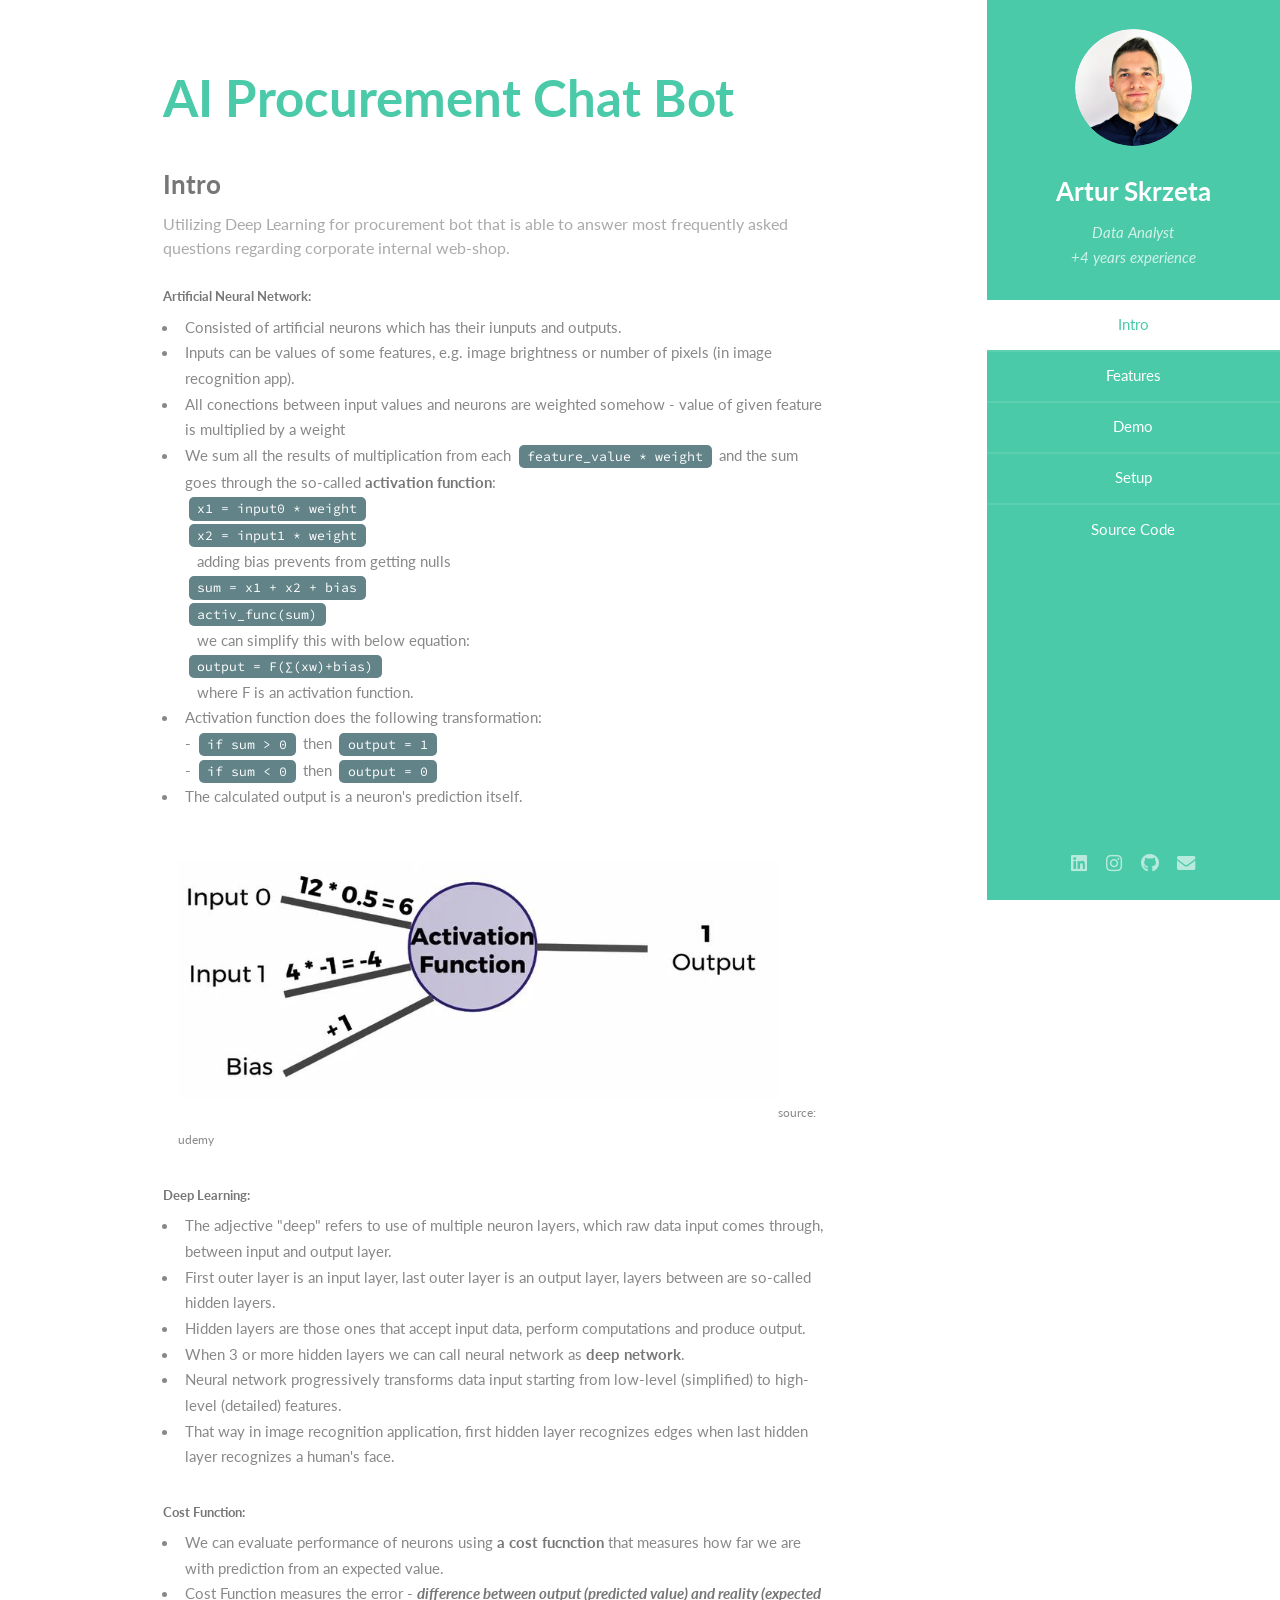
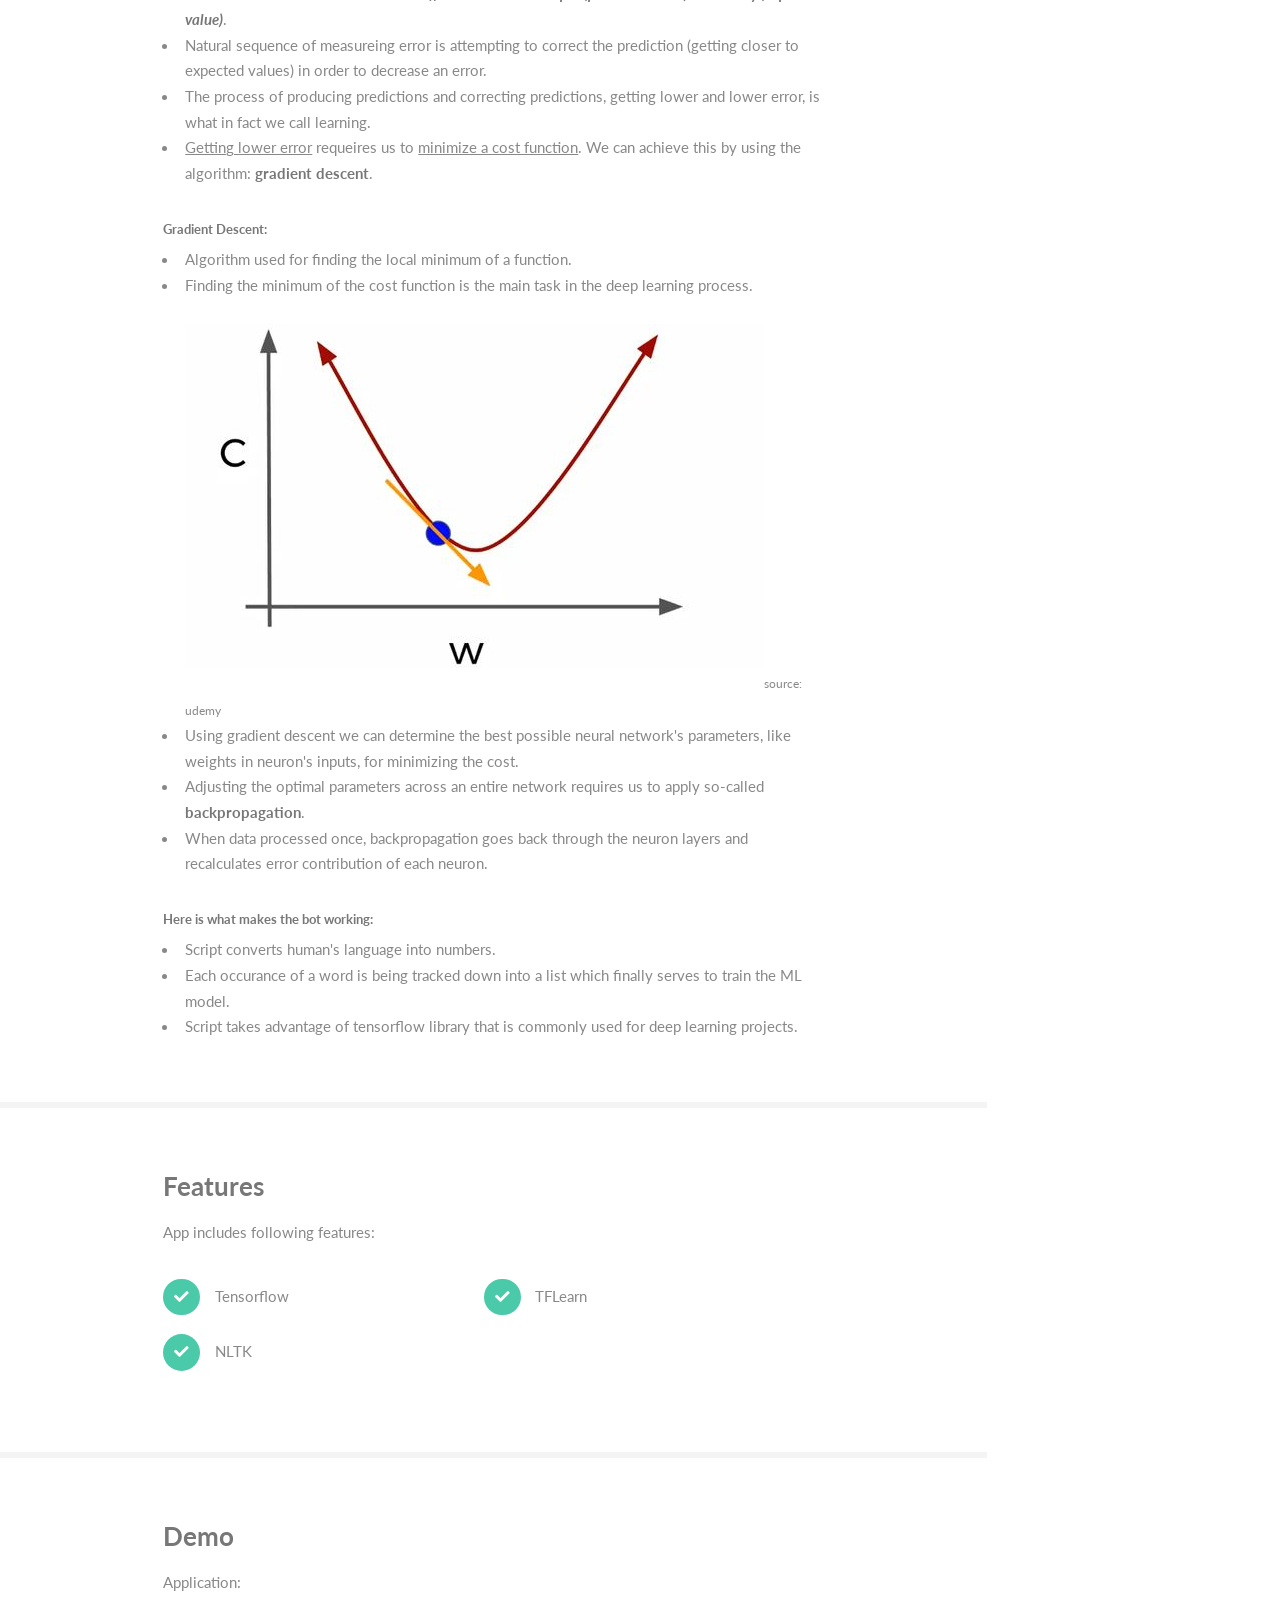
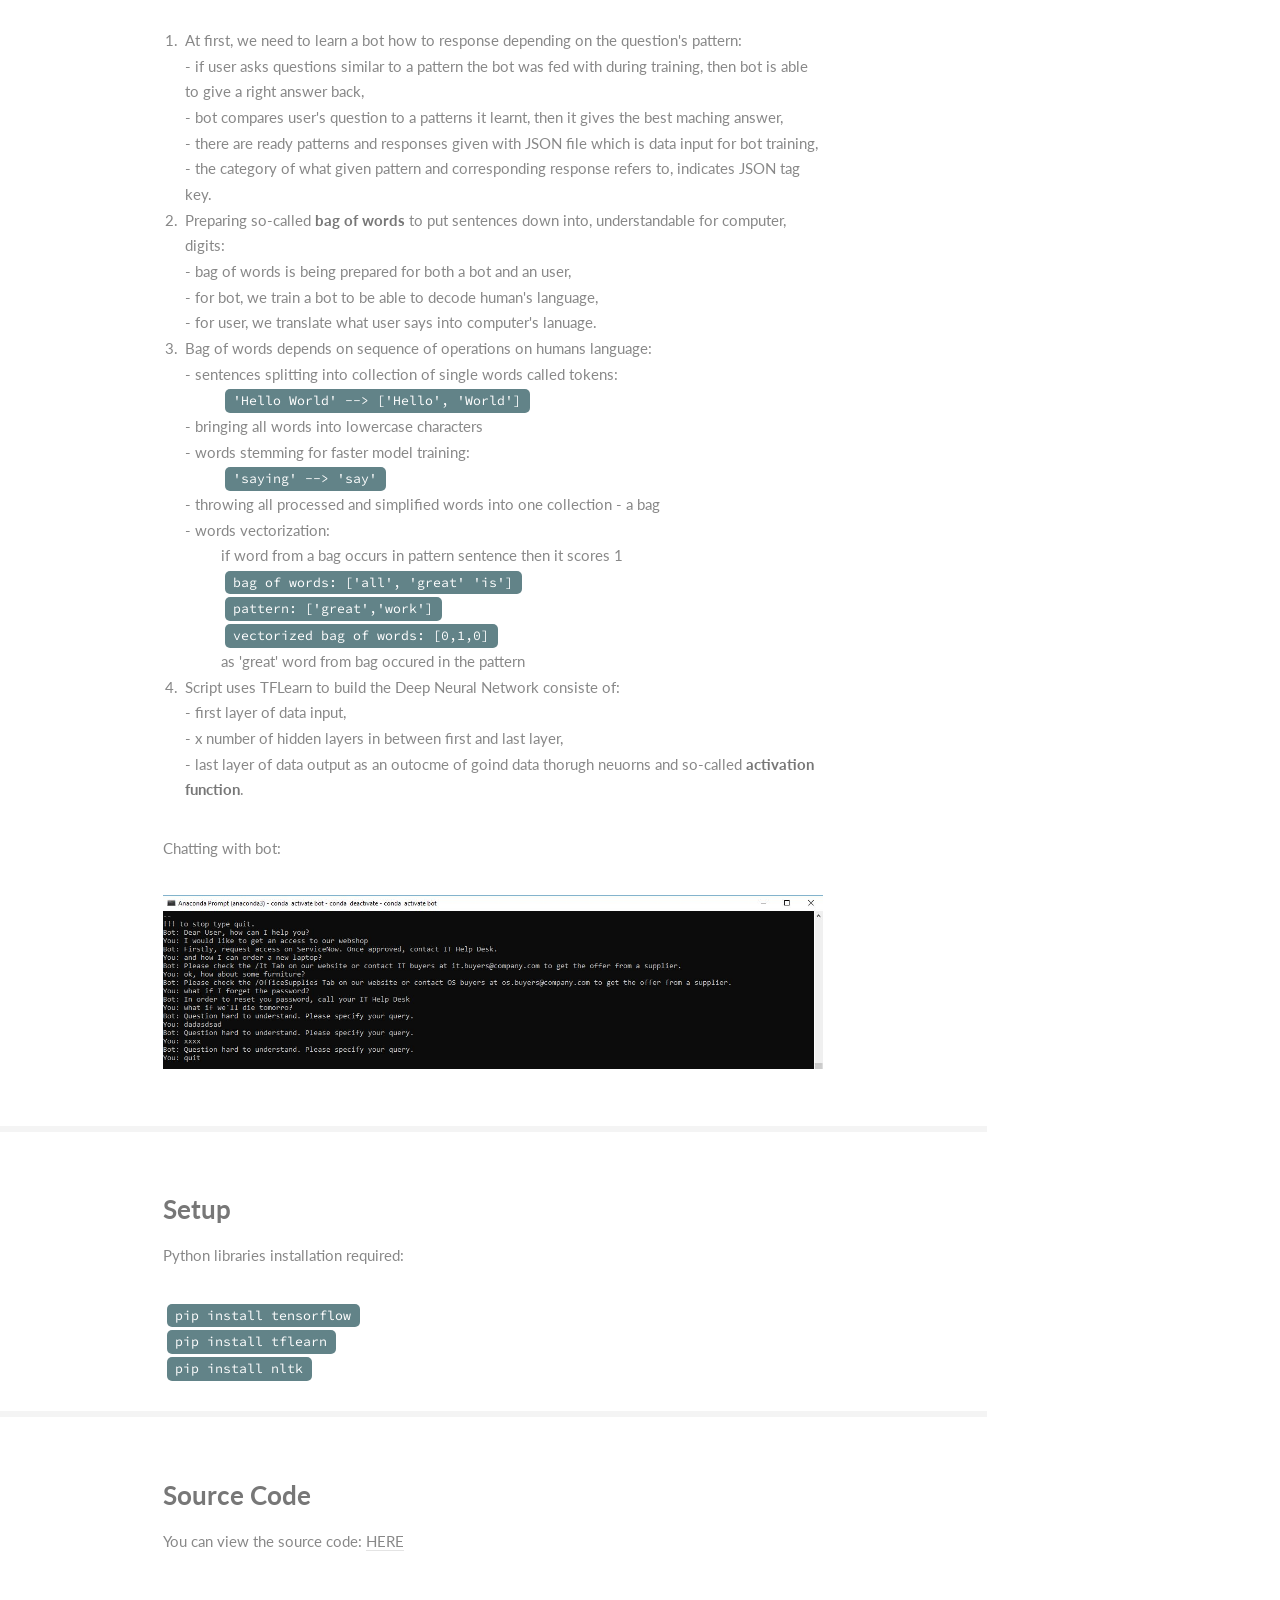
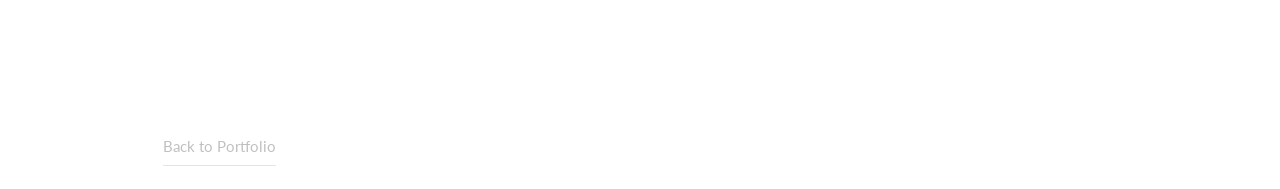
<file: index.html>
<!DOCTYPE HTML>

<html>
	<head>
		<title>Portfolio Artur Skrzeta</title>
		<meta charset="utf-8" />
		<meta name="viewport" content="width=device-width, initial-scale=1, user-scalable=no" />
		<link rel="stylesheet" href="assets/css/main.css" />
	</head>
	<body class="is-preload">

		<!-- Header -->
			<section id="header">
				<header>
					<span class="image avatar"><a href="https://arturskrzeta.github.io/"><img src="images/avatar.png" alt="" style="margin-bottom:0px;"/></a></span>
					<h1 id="logo"><a href="https://arturskrzeta.github.io/">Artur Skrzeta</a></h1>
					<p>Data Analyst<br />
					+4 years experience</p>
				</header>
				<nav id="nav">
					<ul>
						<li><a href="#one" class="active">Intro</a></li>
						<li><a href="#two">Features</a></li>
						<li><a href="#three">Demo</a></li>
						<li><a href="#four">Setup</a></li>
						<li><a href="#five">Source Code</a></li>
					</ul>
				</nav>
				<footer>
					<ul class="icons">
						<li><a href="https://www.linkedin.com/in/artur-skrz%C4%99ta-010b23187/" class="icon brands fa-linkedin"><span class="label">LinkedIn</span></a></li>
						<li><a href="https://www.instagram.com/arturskrrr/" class="icon brands fa-instagram"><span class="label">Instagram</span></a></li>
						<li><a href="https://github.com/ArturSkrzeta" class="icon brands fa-github"><span class="label">Github</span></a></li>
						<li><a href="mailto: arturskrzeta@gmail.com" class="icon solid fa-envelope"><span class="label">Email</span></a></li
					</ul>
				</footer>
			</section>

		<!-- Wrapper -->
			<div id="wrapper">

				<!-- Main -->
					<div id="main">

						<!-- One -->
							<section id="one">
								<div class="container">
									<header class="major">
										<h2>AI Procurement Chat Bot</h2>
										<h3>Intro</h3>
										<p>Utilizing Deep Learning for procurement bot that is able to answer most frequently asked questions regarding corporate internal web-shop.</p>

										<h5>Artificial Neural Network:</h5>
										<ul>
											<li>Consisted of artificial neurons which has their iunputs and outputs.</li>
											<li>Inputs can be values of some features, e.g. image brightness or number of pixels (in image recognition app).</li>
											<li>All conections between input values and neurons are weighted somehow - value of given feature is multiplied by a weight</li>
											<li>We sum all the results of multiplication from each <code>feature_value * weight</code> and the sum goes through the so-called <b>activation function</b>:
												<br>
												<code>x1 = input0 * weight</code><br>
												<code>x2 = input1 * weight</code><br>&nbsp&nbsp
												adding bias prevents from getting nulls<br>
												<code>sum = x1 + x2 + bias</code><br>
												<code>activ_func(sum)</code><br>&nbsp&nbsp
												we can simplify this with below equation:<br>
												<code>output = F(&#8721;(xw)+bias)</code><br>&nbsp&nbsp
												where F is an activation function.
											</li>
											<li>Activation function does the following transformation:
												<br>
												- <code>if sum > 0</code> then <code>output = 1</code><br>
												- <code>if sum < 0</code> then <code>output = 0</code>
											</li>
											<li>The calculated output is a neuron's prediction itself.</li>
											<br>
											<br>
											<img src="images/neuron.JPG" width="600"><span style="font-size:12px;">source: udemy</span>
										</ul>

										<h5>Deep Learning:</h5>
										<ul>
											<li>The adjective "deep" refers to use of multiple neuron layers, which raw data input comes through, between input and output layer.</li>
											<li>First outer layer is an input layer, last outer layer is an output layer, layers between are so-called hidden layers.</li>
											<li>Hidden layers are those ones that accept input data, perform computations and produce output.</li>
											<li>When 3 or more hidden layers we can call neural network as <b>deep network</b>.</li>
											<li>Neural network progressively transforms data input starting from low-level (simplified) to high-level (detailed) features.</li>
											<li>That way in image recognition application, first hidden layer recognizes edges when last hidden layer recognizes a human's face.</li>
										</ul>

										<h5>Cost Function:</h5>
										<ul>
											<li>We can evaluate performance of neurons using <b>a cost fucnction</b> that measures how far we are with prediction from an expected value.</li>
											<li>Cost Function measures the error - <b><i>difference between output (predicted value) and reality (expected value)</b></i>.</li>
											<li>Natural sequence of measureing error is attempting to correct the prediction (getting closer to expected values) in order to decrease an error.</li>
											<li>The process of producing predictions and correcting predictions, getting lower and lower error, is what in fact we call learning.</li>
											<li><u>Getting lower error</u> requeires us to <u>minimize a cost function</u>. We can achieve this by using the algorithm: <b>gradient descent</b>.</li>
										</ul>

										<h5>Gradient Descent:</h5>
										<ul>
											<li>Algorithm used for finding the local minimum of a function.</li>
											<li>Finding the minimum of the cost function is the main task in the deep learning process.
												<br>
												<br>
												<img src="images/gradient.JPG"><span style="font-size:12px;">source: udemy</span>
											</li>
											<li>Using gradient descent we can determine the best possible neural network's parameters, like weights in neuron's inputs, for minimizing the cost.</li>
											<li>Adjusting the optimal parameters across an entire network requires us to apply so-called <b>backpropagation</b>.</li>
											<li>When data processed once, backpropagation goes back through the neuron layers and recalculates error contribution of each neuron.</li>
										</ul>

										<h5>Here is what makes the bot working:</h5>
										<ul>
											<li>Script converts human's language into numbers.</li>
											<li>Each occurance of a word is being tracked down into a list which finally serves to train the ML model.</li>
											<li>Script takes advantage of tensorflow library that is commonly used for deep learning projects.</li>
										</ul>

									</header>
								</div>
							</section>

						<!-- Two -->
							<section id="two">
								<div class="container">
									<h3>Features</h3>
									<p>App includes following features:</p>
									<ul class="feature-icons">
										<li class="icon solid fa-check">Tensorflow</li>
										<li class="icon solid fa-check">TFLearn</li>
										<li class="icon solid fa-check">NLTK</li>
									</ul>
								</div>
							</section>

						<!-- Three -->
							<section id="three">
								<div class="container">
									<h3>Demo</h3>
									<p>Application:</p>
									<ol>
										<li>At first, we need to learn a bot how to response depending on the question's pattern:
											<br>
											- if user asks questions similar to a pattern the bot was fed with during training, then bot is able to give a right answer back,<br>
											- bot compares user's question to a patterns it learnt, then it gives the best maching answer,<br>
											- there are ready patterns and responses given with JSON file which is data input for bot training,<br>
											- the category of what given pattern and corresponding response refers to, indicates JSON tag key.
										</li>
										<li>Preparing so-called <b>bag of words</b> to put sentences down into, understandable for computer, digits:
											<br>
											- bag of words is being prepared for both a bot and an user,<br>
											- for bot, we train a bot to be able to decode human's language,<br>
											- for user, we translate what user says into computer's lanuage.
										</li>
										<li>Bag of words depends on sequence of operations on humans language:
											<br>
											- sentences splitting into collection of single words called tokens:
													<br>&nbsp&nbsp&nbsp&nbsp&nbsp&nbsp&nbsp&nbsp
													<code>'Hello World' --> ['Hello', 'World']</code><br>
											- bringing all words into lowercase characters<br>
											- words stemming for faster model training:
													<br>&nbsp&nbsp&nbsp&nbsp&nbsp&nbsp&nbsp&nbsp
											 		<code>'saying' --> 'say'</code><br>
											- throwing all processed and simplified words into one collection - a bag<br>
											- words vectorization:
													<br>&nbsp&nbsp&nbsp&nbsp&nbsp&nbsp&nbsp&nbsp
													if word from a bag occurs in pattern sentence then it scores 1
													<br>&nbsp&nbsp&nbsp&nbsp&nbsp&nbsp&nbsp&nbsp
													<code>bag of words: ['all', 'great' 'is']</code>
													<br>&nbsp&nbsp&nbsp&nbsp&nbsp&nbsp&nbsp&nbsp
													<code>pattern: ['great','work']</code>
													<br>&nbsp&nbsp&nbsp&nbsp&nbsp&nbsp&nbsp&nbsp
													<code>vectorized bag of words: [0,1,0]</code>
													<br>&nbsp&nbsp&nbsp&nbsp&nbsp&nbsp&nbsp&nbsp
													as 'great' word from bag occured in the pattern
										</li>
										<li>Script uses TFLearn to build the Deep Neural Network consiste of:
											<br>
											- first layer of data input,<br>
											- x number of hidden layers in between first and last layer,<br>
											- last layer of data output as an outocme of goind data thorugh neuorns and so-called <b>activation function</b>.
										</li>
									</ol>
									<p>Chatting with bot:</p>
									<img src="images/bot.JPG" width="880">
								</div>
							</section>

						<!-- Four -->
							<section id="four">
								<div class="container">
									<h3>Setup</h3>
									<p>Python libraries installation required:</p>
									<code>pip install tensorflow</code><br>
									<code>pip install tflearn</code><br>
									<code>pip install nltk</code>
								</div>
							</section>

							<section id="five">
								<div class="container">
									<h3>Source Code</h3>
									<p>You can view the source code: <a href="https://github.com/ArturSkrzeta/AI-Procurement-Bot/tree/master/bot-project">HERE</a></p>
									<p>&nbsp</p>
								</div>
							</section>

					</div>

				<!-- Footer -->
					<section id="footer">
						<div class="container">
							<a href="https://arturskrzeta.github.io/" style="padding-bottom:10px;">Back to Portfolio</a>
						</div>
					</section>

			</div>

		<!-- Scripts -->
			<script src="assets/js/jquery.min.js"></script>
			<script src="assets/js/jquery.scrollex.min.js"></script>
			<script src="assets/js/jquery.scrolly.min.js"></script>
			<script src="assets/js/browser.min.js"></script>
			<script src="assets/js/breakpoints.min.js"></script>
			<script src="assets/js/util.js"></script>
			<script src="assets/js/main.js"></script>

	</body>
</html>
</file>
<file: assets/css/main.css>
@import url("fontawesome-all.min.css");
@import url("https://fonts.googleapis.com/css?family=Lato:400,400italic,700,700italic|Source+Code+Pro:400");

/*
	Read Only by HTML5 UP
	html5up.net | @ajlkn
	Free for personal and commercial use under the CCA 3.0 license (html5up.net/license)
*/

html, body, div, span, applet, object,
iframe, h1, h2, h3, h4, h5, h6, p, blockquote,
pre, a, abbr, acronym, address, big, cite,
code, del, dfn, em, img, ins, kbd, q, s, samp,
small, strike, strong, sub, sup, tt, var, b,
u, i, center, dl, dt, dd, ol, ul, li, fieldset,
form, label, legend, table, caption, tbody,
tfoot, thead, tr, th, td, article, aside,
canvas, details, embed, figure, figcaption,
footer, header, hgroup, menu, nav, output, ruby,
section, summary, time, mark, audio, video {
	margin: 0;
	padding: 0;
	border: 0;
	font-size: 100%;
	font: inherit;
	vertical-align: baseline;}

article, aside, details, figcaption, figure,
footer, header, hgroup, menu, nav, section {
	display: block;}

body {
	line-height: 1;
}

ol, ul {
	list-style: none;
}

blockquote, q {
	quotes: none;
}

	blockquote:before, blockquote:after, q:before, q:after {
		content: '';
		content: none;
	}

table {
	border-collapse: collapse;
	border-spacing: 0;
}

body {
	-webkit-text-size-adjust: none;
}

mark {
	background-color: transparent;
	color: inherit;
}

input::-moz-focus-inner {
	border: 0;
	padding: 0;
}

input, select, textarea {
	-moz-appearance: none;
	-webkit-appearance: none;
	-ms-appearance: none;
	appearance: none;
}

img {
	margin-bottom:20px;
	max-width: 100%;
}

/* Basic */

	html {
		box-sizing: border-box;
	}

	*, *:before, *:after {
		box-sizing: inherit;
	}

	body {
		background: #fff;
	}

		body.is-preload *, body.is-preload *:before, body.is-preload *:after {
			-moz-animation: none !important;
			-webkit-animation: none !important;
			-ms-animation: none !important;
			animation: none !important;
			-moz-transition: none !important;
			-webkit-transition: none !important;
			-ms-transition: none !important;
			transition: none !important;
		}

	body, input, select, textarea {
		color: #888;
		font-family: "Lato", sans-serif;
		font-size: 16pt;
		font-weight: 400;
		line-height: 1.75em;
	}

	a {
		-moz-transition: color 0.2s ease-in-out, border-color 0.2s ease-in-out;
		-webkit-transition: color 0.2s ease-in-out, border-color 0.2s ease-in-out;
		-ms-transition: color 0.2s ease-in-out, border-color 0.2s ease-in-out;
		transition: color 0.2s ease-in-out, border-color 0.2s ease-in-out;
		border-bottom: solid 1px #e4e4e4;
		color: inherit;
		text-decoration: none;
	}

		a:hover {
			border-bottom-color: transparent;
			color: #4acaa8 !important;
		}

	strong, b {
		color: #777;
		font-weight: 700;
	}

	em, i {
		font-style: italic;
	}

	p {
		margin: 0 0 2.25em 0;
	}

	h1, h2, h3, h4, h5, h6 {
		color: #777;
		font-weight: 700;
		line-height: 1em;
		margin: 0 0 0.5625em 0;
	}

		h1 a, h2 a, h3 a, h4 a, h5 a, h6 a {
			border: 0;
			color: inherit;
			text-decoration: none;
		}

	h2 {
		font-size: 2em;
		line-height: 1.5em;
	}

	h3 {
		font-size: 1.75em;
		line-height: 1.5em;
	}

	h4 {
		font-size: 1.25em;
		line-height: 1.5em;
	}

	h5 {
		font-size: 0.9em;
		line-height: 1.5em;
	}

	h6 {
		font-size: 0.7em;
		line-height: 1.5em;
	}

	sub {
		font-size: 0.8em;
		position: relative;
		top: 0.5em;
	}

	sup {
		font-size: 0.8em;
		position: relative;
		top: -0.5em;
	}

	hr {
		border: 0;
		border-bottom: solid 2px #f4f4f4;
		margin: 2.25em 0;
	}

		hr.major {
			margin: 3.375em 0;
		}

	blockquote {
		border-left: solid 8px #e4e4e4;
		font-style: italic;
		margin: 0 0 2.25em 0;
		padding: 0.5em 0 0.5em 2em;
	}

	code {
		background: #628388;
		border-radius: 5px;
		color: #fff;
		font-family: "Source Code Pro", monospace;
		font-size: 0.9em;
		margin: 0 0.25em;
		padding: 0.25em 0.65em;
	}

	pre {
		font-family: "Source Code Pro", monospace;
		font-size: 0.7em;
		line-height: 1.6em;
		color: white;
		margin: 1em 0 0.5em 0;
		padding: 0.5em 0 0.5em 1em;
		background: #223639;
		border-radius: 5px;
	}

		pre code {
			-webkit-overflow-scrolling: touch;
			display: inline-block;
			overflow-x: auto;
			border-radius: 0;
			line-height: 0.5em;
		}

	.align-left {
		text-align: left;
	}

	.align-center {
		text-align: center;
	}

	.align-right {
		text-align: right;
	}

/* Row */

	.row {
		display: flex;
		flex-wrap: wrap;
		box-sizing: border-box;
		align-items: stretch;
	}

		.row > * {
			box-sizing: border-box;
		}

		.row.gtr-uniform > * > :last-child {
			margin-bottom: 0;
		}

		.row.aln-left {
			justify-content: flex-start;
		}

		.row.aln-center {
			justify-content: center;
		}

		.row.aln-right {
			justify-content: flex-end;
		}

		.row.aln-top {
			align-items: flex-start;
		}

		.row.aln-middle {
			align-items: center;
		}

		.row.aln-bottom {
			align-items: flex-end;
		}

		.row > .imp {
			order: -1;
		}

		.row > .col-1 {
			width: 8.33333%;
		}

		.row > .off-1 {
			margin-left: 8.33333%;
		}

		.row > .col-2 {
			width: 16.66667%;
		}

		.row > .off-2 {
			margin-left: 16.66667%;
		}

		.row > .col-3 {
			width: 25%;
		}

		.row > .off-3 {
			margin-left: 25%;
		}

		.row > .col-4 {
			width: 33.33333%;
		}

		.row > .off-4 {
			margin-left: 33.33333%;
		}

		.row > .col-5 {
			width: 41.66667%;
		}

		.row > .off-5 {
			margin-left: 41.66667%;
		}

		.row > .col-6 {
			width: 50%;
		}

		.row > .off-6 {
			margin-left: 50%;
		}

		.row > .col-7 {
			width: 58.33333%;
		}

		.row > .off-7 {
			margin-left: 58.33333%;
		}

		.row > .col-8 {
			width: 66.66667%;
		}

		.row > .off-8 {
			margin-left: 66.66667%;
		}

		.row > .col-9 {
			width: 75%;
		}

		.row > .off-9 {
			margin-left: 75%;
		}

		.row > .col-10 {
			width: 83.33333%;
		}

		.row > .off-10 {
			margin-left: 83.33333%;
		}

		.row > .col-11 {
			width: 91.66667%;
		}

		.row > .off-11 {
			margin-left: 91.66667%;
		}

		.row > .col-12 {
			width: 100%;
		}

		.row > .off-12 {
			margin-left: 100%;
		}

		.row.gtr-0 {
			margin-top: 0;
			margin-left: 0em;
		}

			.row.gtr-0 > * {
				padding: 0 0 0 0em;
			}

			.row.gtr-0.gtr-uniform {
				margin-top: 0em;
			}

				.row.gtr-0.gtr-uniform > * {
					padding-top: 0em;
				}

		.row.gtr-25 {
			margin-top: 0;
			margin-left: -0.5em;
		}

			.row.gtr-25 > * {
				padding: 0 0 0 0.5em;
			}

			.row.gtr-25.gtr-uniform {
				margin-top: -0.5em;
			}

				.row.gtr-25.gtr-uniform > * {
					padding-top: 0.5em;
				}

		.row.gtr-50 {
			margin-top: 0;
			margin-left: -1em;
		}

			.row.gtr-50 > * {
				padding: 0 0 0 1em;
			}

			.row.gtr-50.gtr-uniform {
				margin-top: -1em;
			}

				.row.gtr-50.gtr-uniform > * {
					padding-top: 1em;
				}

		.row {
			margin-top: 0;
			margin-left: -2em;
		}

			.row > * {
				padding: 0 0 0 2em;
			}

			.row.gtr-uniform {
				margin-top: -2em;
			}

				.row.gtr-uniform > * {
					padding-top: 2em;
				}

		.row.gtr-150 {
			margin-top: 0;
			margin-left: -3em;
		}

			.row.gtr-150 > * {
				padding: 0 0 0 3em;
			}

			.row.gtr-150.gtr-uniform {
				margin-top: -3em;
			}

				.row.gtr-150.gtr-uniform > * {
					padding-top: 3em;
				}

		.row.gtr-200 {
			margin-top: 0;
			margin-left: -4em;
		}

			.row.gtr-200 > * {
				padding: 0 0 0 4em;
			}

			.row.gtr-200.gtr-uniform {
				margin-top: -4em;
			}

				.row.gtr-200.gtr-uniform > * {
					padding-top: 4em;
				}

		@media screen and (max-width: 1680px) {

			.row {
				display: flex;
				flex-wrap: wrap;
				box-sizing: border-box;
				align-items: stretch;
			}

				.row > * {
					box-sizing: border-box;
				}

				.row.gtr-uniform > * > :last-child {
					margin-bottom: 0;
				}

				.row.aln-left {
					justify-content: flex-start;
				}

				.row.aln-center {
					justify-content: center;
				}

				.row.aln-right {
					justify-content: flex-end;
				}

				.row.aln-top {
					align-items: flex-start;
				}

				.row.aln-middle {
					align-items: center;
				}

				.row.aln-bottom {
					align-items: flex-end;
				}

				.row > .imp-xlarge {
					order: -1;
				}

				.row > .col-1-xlarge {
					width: 8.33333%;
				}

				.row > .off-1-xlarge {
					margin-left: 8.33333%;
				}

				.row > .col-2-xlarge {
					width: 16.66667%;
				}

				.row > .off-2-xlarge {
					margin-left: 16.66667%;
				}

				.row > .col-3-xlarge {
					width: 25%;
				}

				.row > .off-3-xlarge {
					margin-left: 25%;
				}

				.row > .col-4-xlarge {
					width: 33.33333%;
				}

				.row > .off-4-xlarge {
					margin-left: 33.33333%;
				}

				.row > .col-5-xlarge {
					width: 41.66667%;
				}

				.row > .off-5-xlarge {
					margin-left: 41.66667%;
				}

				.row > .col-6-xlarge {
					width: 50%;
				}

				.row > .off-6-xlarge {
					margin-left: 50%;
				}

				.row > .col-7-xlarge {
					width: 58.33333%;
				}

				.row > .off-7-xlarge {
					margin-left: 58.33333%;
				}

				.row > .col-8-xlarge {
					width: 66.66667%;
				}

				.row > .off-8-xlarge {
					margin-left: 66.66667%;
				}

				.row > .col-9-xlarge {
					width: 75%;
				}

				.row > .off-9-xlarge {
					margin-left: 75%;
				}

				.row > .col-10-xlarge {
					width: 83.33333%;
				}

				.row > .off-10-xlarge {
					margin-left: 83.33333%;
				}

				.row > .col-11-xlarge {
					width: 91.66667%;
				}

				.row > .off-11-xlarge {
					margin-left: 91.66667%;
				}

				.row > .col-12-xlarge {
					width: 100%;
				}

				.row > .off-12-xlarge {
					margin-left: 100%;
				}

				.row.gtr-0 {
					margin-top: 0;
					margin-left: 0em;
				}

					.row.gtr-0 > * {
						padding: 0 0 0 0em;
					}

					.row.gtr-0.gtr-uniform {
						margin-top: 0em;
					}

						.row.gtr-0.gtr-uniform > * {
							padding-top: 0em;
						}

				.row.gtr-25 {
					margin-top: 0;
					margin-left: -0.5em;
				}

					.row.gtr-25 > * {
						padding: 0 0 0 0.5em;
					}

					.row.gtr-25.gtr-uniform {
						margin-top: -0.5em;
					}

						.row.gtr-25.gtr-uniform > * {
							padding-top: 0.5em;
						}

				.row.gtr-50 {
					margin-top: 0;
					margin-left: -1em;
				}

					.row.gtr-50 > * {
						padding: 0 0 0 1em;
					}

					.row.gtr-50.gtr-uniform {
						margin-top: -1em;
					}

						.row.gtr-50.gtr-uniform > * {
							padding-top: 1em;
						}

				.row {
					margin-top: 0;
					margin-left: -2em;
				}

					.row > * {
						padding: 0 0 0 2em;
					}

					.row.gtr-uniform {
						margin-top: -2em;
					}

						.row.gtr-uniform > * {
							padding-top: 2em;
						}

				.row.gtr-150 {
					margin-top: 0;
					margin-left: -3em;
				}

					.row.gtr-150 > * {
						padding: 0 0 0 3em;
					}

					.row.gtr-150.gtr-uniform {
						margin-top: -3em;
					}

						.row.gtr-150.gtr-uniform > * {
							padding-top: 3em;
						}

				.row.gtr-200 {
					margin-top: 0;
					margin-left: -4em;
				}

					.row.gtr-200 > * {
						padding: 0 0 0 4em;
					}

					.row.gtr-200.gtr-uniform {
						margin-top: -4em;
					}

						.row.gtr-200.gtr-uniform > * {
							padding-top: 4em;
						}

		}

		@media screen and (max-width: 1280px) {

			.row {
				display: flex;
				flex-wrap: wrap;
				box-sizing: border-box;
				align-items: stretch;
			}

				.row > * {
					box-sizing: border-box;
				}

				.row.gtr-uniform > * > :last-child {
					margin-bottom: 0;
				}

				.row.aln-left {
					justify-content: flex-start;
				}

				.row.aln-center {
					justify-content: center;
				}

				.row.aln-right {
					justify-content: flex-end;
				}

				.row.aln-top {
					align-items: flex-start;
				}

				.row.aln-middle {
					align-items: center;
				}

				.row.aln-bottom {
					align-items: flex-end;
				}

				.row > .imp-large {
					order: -1;
				}

				.row > .col-1-large {
					width: 8.33333%;
				}

				.row > .off-1-large {
					margin-left: 8.33333%;
				}

				.row > .col-2-large {
					width: 16.66667%;
				}

				.row > .off-2-large {
					margin-left: 16.66667%;
				}

				.row > .col-3-large {
					width: 25%;
				}

				.row > .off-3-large {
					margin-left: 25%;
				}

				.row > .col-4-large {
					width: 33.33333%;
				}

				.row > .off-4-large {
					margin-left: 33.33333%;
				}

				.row > .col-5-large {
					width: 41.66667%;
				}

				.row > .off-5-large {
					margin-left: 41.66667%;
				}

				.row > .col-6-large {
					width: 50%;
				}

				.row > .off-6-large {
					margin-left: 50%;
				}

				.row > .col-7-large {
					width: 58.33333%;
				}

				.row > .off-7-large {
					margin-left: 58.33333%;
				}

				.row > .col-8-large {
					width: 66.66667%;
				}

				.row > .off-8-large {
					margin-left: 66.66667%;
				}

				.row > .col-9-large {
					width: 75%;
				}

				.row > .off-9-large {
					margin-left: 75%;
				}

				.row > .col-10-large {
					width: 83.33333%;
				}

				.row > .off-10-large {
					margin-left: 83.33333%;
				}

				.row > .col-11-large {
					width: 91.66667%;
				}

				.row > .off-11-large {
					margin-left: 91.66667%;
				}

				.row > .col-12-large {
					width: 100%;
				}

				.row > .off-12-large {
					margin-left: 100%;
				}

				.row.gtr-0 {
					margin-top: 0;
					margin-left: 0em;
				}

					.row.gtr-0 > * {
						padding: 0 0 0 0em;
					}

					.row.gtr-0.gtr-uniform {
						margin-top: 0em;
					}

						.row.gtr-0.gtr-uniform > * {
							padding-top: 0em;
						}

				.row.gtr-25 {
					margin-top: 0;
					margin-left: -0.375em;
				}

					.row.gtr-25 > * {
						padding: 0 0 0 0.375em;
					}

					.row.gtr-25.gtr-uniform {
						margin-top: -0.375em;
					}

						.row.gtr-25.gtr-uniform > * {
							padding-top: 0.375em;
						}

				.row.gtr-50 {
					margin-top: 0;
					margin-left: -0.75em;
				}

					.row.gtr-50 > * {
						padding: 0 0 0 0.75em;
					}

					.row.gtr-50.gtr-uniform {
						margin-top: -0.75em;
					}

						.row.gtr-50.gtr-uniform > * {
							padding-top: 0.75em;
						}

				.row {
					margin-top: 0;
					margin-left: -1.5em;
				}

					.row > * {
						padding: 0 0 0 1.5em;
					}

					.row.gtr-uniform {
						margin-top: -1.5em;
					}

						.row.gtr-uniform > * {
							padding-top: 1.5em;
						}

				.row.gtr-150 {
					margin-top: 0;
					margin-left: -2.25em;
				}

					.row.gtr-150 > * {
						padding: 0 0 0 2.25em;
					}

					.row.gtr-150.gtr-uniform {
						margin-top: -2.25em;
					}

						.row.gtr-150.gtr-uniform > * {
							padding-top: 2.25em;
						}

				.row.gtr-200 {
					margin-top: 0;
					margin-left: -3em;
				}

					.row.gtr-200 > * {
						padding: 0 0 0 3em;
					}

					.row.gtr-200.gtr-uniform {
						margin-top: -3em;
					}

						.row.gtr-200.gtr-uniform > * {
							padding-top: 3em;
						}

		}

		@media screen and (max-width: 1024px) {

			.row {
				display: flex;
				flex-wrap: wrap;
				box-sizing: border-box;
				align-items: stretch;
			}

				.row > * {
					box-sizing: border-box;
				}

				.row.gtr-uniform > * > :last-child {
					margin-bottom: 0;
				}

				.row.aln-left {
					justify-content: flex-start;
				}

				.row.aln-center {
					justify-content: center;
				}

				.row.aln-right {
					justify-content: flex-end;
				}

				.row.aln-top {
					align-items: flex-start;
				}

				.row.aln-middle {
					align-items: center;
				}

				.row.aln-bottom {
					align-items: flex-end;
				}

				.row > .imp-medium {
					order: -1;
				}

				.row > .col-1-medium {
					width: 8.33333%;
				}

				.row > .off-1-medium {
					margin-left: 8.33333%;
				}

				.row > .col-2-medium {
					width: 16.66667%;
				}

				.row > .off-2-medium {
					margin-left: 16.66667%;
				}

				.row > .col-3-medium {
					width: 25%;
				}

				.row > .off-3-medium {
					margin-left: 25%;
				}

				.row > .col-4-medium {
					width: 33.33333%;
				}

				.row > .off-4-medium {
					margin-left: 33.33333%;
				}

				.row > .col-5-medium {
					width: 41.66667%;
				}

				.row > .off-5-medium {
					margin-left: 41.66667%;
				}

				.row > .col-6-medium {
					width: 50%;
				}

				.row > .off-6-medium {
					margin-left: 50%;
				}

				.row > .col-7-medium {
					width: 58.33333%;
				}

				.row > .off-7-medium {
					margin-left: 58.33333%;
				}

				.row > .col-8-medium {
					width: 66.66667%;
				}

				.row > .off-8-medium {
					margin-left: 66.66667%;
				}

				.row > .col-9-medium {
					width: 75%;
				}

				.row > .off-9-medium {
					margin-left: 75%;
				}

				.row > .col-10-medium {
					width: 83.33333%;
				}

				.row > .off-10-medium {
					margin-left: 83.33333%;
				}

				.row > .col-11-medium {
					width: 91.66667%;
				}

				.row > .off-11-medium {
					margin-left: 91.66667%;
				}

				.row > .col-12-medium {
					width: 100%;
				}

				.row > .off-12-medium {
					margin-left: 100%;
				}

				.row.gtr-0 {
					margin-top: 0;
					margin-left: 0em;
				}

					.row.gtr-0 > * {
						padding: 0 0 0 0em;
					}

					.row.gtr-0.gtr-uniform {
						margin-top: 0em;
					}

						.row.gtr-0.gtr-uniform > * {
							padding-top: 0em;
						}

				.row.gtr-25 {
					margin-top: 0;
					margin-left: -0.375em;
				}

					.row.gtr-25 > * {
						padding: 0 0 0 0.375em;
					}

					.row.gtr-25.gtr-uniform {
						margin-top: -0.375em;
					}

						.row.gtr-25.gtr-uniform > * {
							padding-top: 0.375em;
						}

				.row.gtr-50 {
					margin-top: 0;
					margin-left: -0.75em;
				}

					.row.gtr-50 > * {
						padding: 0 0 0 0.75em;
					}

					.row.gtr-50.gtr-uniform {
						margin-top: -0.75em;
					}

						.row.gtr-50.gtr-uniform > * {
							padding-top: 0.75em;
						}

				.row {
					margin-top: 0;
					margin-left: -1.5em;
				}

					.row > * {
						padding: 0 0 0 1.5em;
					}

					.row.gtr-uniform {
						margin-top: -1.5em;
					}

						.row.gtr-uniform > * {
							padding-top: 1.5em;
						}

				.row.gtr-150 {
					margin-top: 0;
					margin-left: -2.25em;
				}

					.row.gtr-150 > * {
						padding: 0 0 0 2.25em;
					}

					.row.gtr-150.gtr-uniform {
						margin-top: -2.25em;
					}

						.row.gtr-150.gtr-uniform > * {
							padding-top: 2.25em;
						}

				.row.gtr-200 {
					margin-top: 0;
					margin-left: -3em;
				}

					.row.gtr-200 > * {
						padding: 0 0 0 3em;
					}

					.row.gtr-200.gtr-uniform {
						margin-top: -3em;
					}

						.row.gtr-200.gtr-uniform > * {
							padding-top: 3em;
						}

		}

		@media screen and (max-width: 736px) {

			.row {
				display: flex;
				flex-wrap: wrap;
				box-sizing: border-box;
				align-items: stretch;
			}

				.row > * {
					box-sizing: border-box;
				}

				.row.gtr-uniform > * > :last-child {
					margin-bottom: 0;
				}

				.row.aln-left {
					justify-content: flex-start;
				}

				.row.aln-center {
					justify-content: center;
				}

				.row.aln-right {
					justify-content: flex-end;
				}

				.row.aln-top {
					align-items: flex-start;
				}

				.row.aln-middle {
					align-items: center;
				}

				.row.aln-bottom {
					align-items: flex-end;
				}

				.row > .imp-small {
					order: -1;
				}

				.row > .col-1-small {
					width: 8.33333%;
				}

				.row > .off-1-small {
					margin-left: 8.33333%;
				}

				.row > .col-2-small {
					width: 16.66667%;
				}

				.row > .off-2-small {
					margin-left: 16.66667%;
				}

				.row > .col-3-small {
					width: 25%;
				}

				.row > .off-3-small {
					margin-left: 25%;
				}

				.row > .col-4-small {
					width: 33.33333%;
				}

				.row > .off-4-small {
					margin-left: 33.33333%;
				}

				.row > .col-5-small {
					width: 41.66667%;
				}

				.row > .off-5-small {
					margin-left: 41.66667%;
				}

				.row > .col-6-small {
					width: 50%;
				}

				.row > .off-6-small {
					margin-left: 50%;
				}

				.row > .col-7-small {
					width: 58.33333%;
				}

				.row > .off-7-small {
					margin-left: 58.33333%;
				}

				.row > .col-8-small {
					width: 66.66667%;
				}

				.row > .off-8-small {
					margin-left: 66.66667%;
				}

				.row > .col-9-small {
					width: 75%;
				}

				.row > .off-9-small {
					margin-left: 75%;
				}

				.row > .col-10-small {
					width: 83.33333%;
				}

				.row > .off-10-small {
					margin-left: 83.33333%;
				}

				.row > .col-11-small {
					width: 91.66667%;
				}

				.row > .off-11-small {
					margin-left: 91.66667%;
				}

				.row > .col-12-small {
					width: 100%;
				}

				.row > .off-12-small {
					margin-left: 100%;
				}

				.row.gtr-0 {
					margin-top: 0;
					margin-left: 0em;
				}

					.row.gtr-0 > * {
						padding: 0 0 0 0em;
					}

					.row.gtr-0.gtr-uniform {
						margin-top: 0em;
					}

						.row.gtr-0.gtr-uniform > * {
							padding-top: 0em;
						}

				.row.gtr-25 {
					margin-top: 0;
					margin-left: -0.3125em;
				}

					.row.gtr-25 > * {
						padding: 0 0 0 0.3125em;
					}

					.row.gtr-25.gtr-uniform {
						margin-top: -0.3125em;
					}

						.row.gtr-25.gtr-uniform > * {
							padding-top: 0.3125em;
						}

				.row.gtr-50 {
					margin-top: 0;
					margin-left: -0.625em;
				}

					.row.gtr-50 > * {
						padding: 0 0 0 0.625em;
					}

					.row.gtr-50.gtr-uniform {
						margin-top: -0.625em;
					}

						.row.gtr-50.gtr-uniform > * {
							padding-top: 0.625em;
						}

				.row {
					margin-top: 0;
					margin-left: -1.25em;
				}

					.row > * {
						padding: 0 0 0 1.25em;
					}

					.row.gtr-uniform {
						margin-top: -1.25em;
					}

						.row.gtr-uniform > * {
							padding-top: 1.25em;
						}

				.row.gtr-150 {
					margin-top: 0;
					margin-left: -1.875em;
				}

					.row.gtr-150 > * {
						padding: 0 0 0 1.875em;
					}

					.row.gtr-150.gtr-uniform {
						margin-top: -1.875em;
					}

						.row.gtr-150.gtr-uniform > * {
							padding-top: 1.875em;
						}

				.row.gtr-200 {
					margin-top: 0;
					margin-left: -2.5em;
				}

					.row.gtr-200 > * {
						padding: 0 0 0 2.5em;
					}

					.row.gtr-200.gtr-uniform {
						margin-top: -2.5em;
					}

						.row.gtr-200.gtr-uniform > * {
							padding-top: 2.5em;
						}

		}

		@media screen and (max-width: 480px) {

			.row {
				display: flex;
				flex-wrap: wrap;
				box-sizing: border-box;
				align-items: stretch;
			}

				.row > * {
					box-sizing: border-box;
				}

				.row.gtr-uniform > * > :last-child {
					margin-bottom: 0;
				}

				.row.aln-left {
					justify-content: flex-start;
				}

				.row.aln-center {
					justify-content: center;
				}

				.row.aln-right {
					justify-content: flex-end;
				}

				.row.aln-top {
					align-items: flex-start;
				}

				.row.aln-middle {
					align-items: center;
				}

				.row.aln-bottom {
					align-items: flex-end;
				}

				.row > .imp-xsmall {
					order: -1;
				}

				.row > .col-1-xsmall {
					width: 8.33333%;
				}

				.row > .off-1-xsmall {
					margin-left: 8.33333%;
				}

				.row > .col-2-xsmall {
					width: 16.66667%;
				}

				.row > .off-2-xsmall {
					margin-left: 16.66667%;
				}

				.row > .col-3-xsmall {
					width: 25%;
				}

				.row > .off-3-xsmall {
					margin-left: 25%;
				}

				.row > .col-4-xsmall {
					width: 33.33333%;
				}

				.row > .off-4-xsmall {
					margin-left: 33.33333%;
				}

				.row > .col-5-xsmall {
					width: 41.66667%;
				}

				.row > .off-5-xsmall {
					margin-left: 41.66667%;
				}

				.row > .col-6-xsmall {
					width: 50%;
				}

				.row > .off-6-xsmall {
					margin-left: 50%;
				}

				.row > .col-7-xsmall {
					width: 58.33333%;
				}

				.row > .off-7-xsmall {
					margin-left: 58.33333%;
				}

				.row > .col-8-xsmall {
					width: 66.66667%;
				}

				.row > .off-8-xsmall {
					margin-left: 66.66667%;
				}

				.row > .col-9-xsmall {
					width: 75%;
				}

				.row > .off-9-xsmall {
					margin-left: 75%;
				}

				.row > .col-10-xsmall {
					width: 83.33333%;
				}

				.row > .off-10-xsmall {
					margin-left: 83.33333%;
				}

				.row > .col-11-xsmall {
					width: 91.66667%;
				}

				.row > .off-11-xsmall {
					margin-left: 91.66667%;
				}

				.row > .col-12-xsmall {
					width: 100%;
				}

				.row > .off-12-xsmall {
					margin-left: 100%;
				}

				.row.gtr-0 {
					margin-top: 0;
					margin-left: 0em;
				}

					.row.gtr-0 > * {
						padding: 0 0 0 0em;
					}

					.row.gtr-0.gtr-uniform {
						margin-top: 0em;
					}

						.row.gtr-0.gtr-uniform > * {
							padding-top: 0em;
						}

				.row.gtr-25 {
					margin-top: 0;
					margin-left: -0.3125em;
				}

					.row.gtr-25 > * {
						padding: 0 0 0 0.3125em;
					}

					.row.gtr-25.gtr-uniform {
						margin-top: -0.3125em;
					}

						.row.gtr-25.gtr-uniform > * {
							padding-top: 0.3125em;
						}

				.row.gtr-50 {
					margin-top: 0;
					margin-left: -0.625em;
				}

					.row.gtr-50 > * {
						padding: 0 0 0 0.625em;
					}

					.row.gtr-50.gtr-uniform {
						margin-top: -0.625em;
					}

						.row.gtr-50.gtr-uniform > * {
							padding-top: 0.625em;
						}

				.row {
					margin-top: 0;
					margin-left: -1.25em;
				}

					.row > * {
						padding: 0 0 0 1.25em;
					}

					.row.gtr-uniform {
						margin-top: -1.25em;
					}

						.row.gtr-uniform > * {
							padding-top: 1.25em;
						}

				.row.gtr-150 {
					margin-top: 0;
					margin-left: -1.875em;
				}

					.row.gtr-150 > * {
						padding: 0 0 0 1.875em;
					}

					.row.gtr-150.gtr-uniform {
						margin-top: -1.875em;
					}

						.row.gtr-150.gtr-uniform > * {
							padding-top: 1.875em;
						}

				.row.gtr-200 {
					margin-top: 0;
					margin-left: -2.5em;
				}

					.row.gtr-200 > * {
						padding: 0 0 0 2.5em;
					}

					.row.gtr-200.gtr-uniform {
						margin-top: -2.5em;
					}

						.row.gtr-200.gtr-uniform > * {
							padding-top: 2.5em;
						}

		}

/* Container */

	.container {
		margin: 0 auto;
		max-width: calc(100% - 4.5em);
		width: 45em;
	}

		.container.xsmall {
			width: 11.25em;
		}

		.container.small {
			width: 22.5em;
		}

		.container.medium {
			width: 33.75em;
		}

		.container.large {
			width: 56.25em;
		}

		.container.xlarge {
			width: 67.5em;
		}

		.container.max {
			width: 100%;
		}

		@media screen and (max-width: 1024px) {

			.container {
				width: 100% !important;
			}

		}

		@media screen and (max-width: 480px) {

			.container {
				max-width: calc(100% - 3.375em);
			}

		}

/* Section/Article */

	section.special, article.special {
		text-align: center;
	}

	header p {
		color: #aaa;
		position: relative;
		margin: 0 0 1.6875em 0;
	}

	header h2 + p {
		font-size: 1.25em;
		margin-top: -0.5em;
		line-height: 1.5em;
	}

	header h3 + p {
		font-size: 1.1em;
		margin-top: -0.35em;
		line-height: 1.5em;
	}

	header h4 + p,
	header h5 + p,
	header h6 + p {
		font-size: 0.9em;
		margin-top: -0.25em;
		line-height: 1.5em;
	}

	header.major h2 {
		color: #4acaa8;
		font-size: 3.5em;
	}

		header.major h2 + p {
			color: #777;
			font-size: 1.75em;
			font-weight: 700;
			margin-top: -0.75em;
		}

/* Form */

	form {
		margin: 0 0 2.25em 0;
	}

	label {
		color: #777;
		display: block;
		font-size: 0.9em;
		font-weight: 700;
		margin: 0 0 1.125em 0;
	}

	input::-moz-focus-inner {
		border: 0;
		padding: 0;
	}

	input[type="text"],
	input[type="password"],
	input[type="email"],
	select,
	textarea {
		-moz-appearance: none;
		-webkit-appearance: none;
		-ms-appearance: none;
		appearance: none;
		border-radius: 5px;
		border: none;
		border: solid 2px #e4e4e4;
		color: inherit;
		display: block;
		outline: 0;
		padding: 0 1em;
		text-decoration: none;
		width: 100%;
	}

		input[type="text"]:invalid,
		input[type="password"]:invalid,
		input[type="email"]:invalid,
		select:invalid,
		textarea:invalid {
			box-shadow: none;
		}

		input[type="text"]:focus,
		input[type="password"]:focus,
		input[type="email"]:focus,
		select:focus,
		textarea:focus {
			border-color: #4acaa8;
		}

	select {
		background-image: url("data:image/svg+xml;charset=utf8,%3Csvg xmlns='http://www.w3.org/2000/svg' width='40' height='40' preserveAspectRatio='none' viewBox='0 0 40 40'%3E%3Cpath d='M9.4,12.3l10.4,10.4l10.4-10.4c0.2-0.2,0.5-0.4,0.9-0.4c0.3,0,0.6,0.1,0.9,0.4l3.3,3.3c0.2,0.2,0.4,0.5,0.4,0.9 c0,0.4-0.1,0.6-0.4,0.9L20.7,31.9c-0.2,0.2-0.5,0.4-0.9,0.4c-0.3,0-0.6-0.1-0.9-0.4L4.3,17.3c-0.2-0.2-0.4-0.5-0.4-0.9 c0-0.4,0.1-0.6,0.4-0.9l3.3-3.3c0.2-0.2,0.5-0.4,0.9-0.4S9.1,12.1,9.4,12.3z' fill='%23e4e4e4' /%3E%3C/svg%3E");
		background-size: 1.25em;
		background-repeat: no-repeat;
		background-position: calc(100% - 1em) center;
		height: 2.75em;
		padding-right: 2.75em;
		text-overflow: ellipsis;
	}

		select option {
			color: #777;
			background: #fff;
		}

		select:focus::-ms-value {
			background-color: transparent;
		}

		select::-ms-expand {
			display: none;
		}

	input[type="text"],
	input[type="password"],
	input[type="email"],
	select {
		height: 2.75em;
	}

	textarea {
		padding: 0.75em 1em;
	}

	input[type="checkbox"],
	input[type="radio"] {
		-moz-appearance: none;
		-webkit-appearance: none;
		-ms-appearance: none;
		appearance: none;
		display: block;
		float: left;
		margin-right: -2em;
		opacity: 0;
		width: 1em;
		z-index: -1;
	}

		input[type="checkbox"] + label,
		input[type="radio"] + label {
			text-decoration: none;
			color: #888;
			cursor: pointer;
			display: inline-block;
			font-size: 1em;
			font-weight: 400;
			padding-left: 2.4em;
			padding-right: 0.75em;
			position: relative;
		}

			input[type="checkbox"] + label:before,
			input[type="radio"] + label:before {
				-moz-osx-font-smoothing: grayscale;
				-webkit-font-smoothing: antialiased;
				display: inline-block;
				font-style: normal;
				font-variant: normal;
				text-rendering: auto;
				line-height: 1;
				text-transform: none !important;
				font-family: 'Font Awesome 5 Free';
				font-weight: 900;
			}

			input[type="checkbox"] + label:before,
			input[type="radio"] + label:before {
				background: #fafafa;
				border-radius: 5px;
				border: solid 2px #e4e4e4;
				content: '';
				display: inline-block;
				font-size: 0.8em;
				height: 2.0625em;
				left: 0;
				line-height: 2.0625em;
				position: absolute;
				text-align: center;
				top: 0;
				width: 2.0625em;
			}

		input[type="checkbox"]:checked + label:before,
		input[type="radio"]:checked + label:before {
			background: #989898;
			border-color: #989898;
			color: #ffffff;
			content: '\f00c';
		}

		input[type="checkbox"]:focus + label:before,
		input[type="radio"]:focus + label:before {
			border-color: #4acaa8;
		}

	input[type="checkbox"] + label:before {
		border-radius: 5px;
	}

	input[type="radio"] + label:before {
		border-radius: 100%;
	}

	::-webkit-input-placeholder {
		color: #aaa !important;
		font-style: italic;
		opacity: 1.0;
	}

	:-moz-placeholder {
		color: #aaa !important;
		font-style: italic;
		opacity: 1.0;
	}

	::-moz-placeholder {
		color: #aaa !important;
		font-style: italic;
		opacity: 1.0;
	}

	:-ms-input-placeholder {
		color: #aaa !important;
		font-style: italic;
		opacity: 1.0;
	}

/* Box */

	.box {
		border-radius: 5px;
		border: solid 2px #e4e4e4;
		margin-bottom: 2.25em;
		padding: 1.5em;
	}

		.box > :last-child,
		.box > :last-child > :last-child,
		.box > :last-child > :last-child > :last-child {
			margin-bottom: 0;
		}

		.box.alt {
			border: 0;
			border-radius: 0;
			padding: 0;
		}

/* Icon */

	.icon {
		text-decoration: none;
		border-bottom: none;
		position: relative;
	}

		.icon:before {
			-moz-osx-font-smoothing: grayscale;
			-webkit-font-smoothing: antialiased;
			display: inline-block;
			font-style: normal;
			font-variant: normal;
			text-rendering: auto;
			line-height: 1;
			text-transform: none !important;
			font-family: 'Font Awesome 5 Free';
			font-weight: 400;
		}

		.icon > .label {
			display: none;
		}

		.icon:before {
			line-height: inherit;
		}

		.icon.solid:before {
			font-weight: 900;
		}

		.icon.brands:before {
			font-family: 'Font Awesome 5 Brands';
		}

/* Image */

	.image {
		border-radius: 5px;
		border: 0;
		display: inline-block;
		position: relative;
	}

		.image[data-position] img {
			-moz-object-fit: cover;
			-webkit-object-fit: cover;
			-ms-object-fit: cover;
			object-fit: cover;
			display: block;
			position: absolute;
			top: 0;
			left: 0;
			width: 100%;
			height: 100%;
		}

		.image[data-position="top left"] img {
			-moz-object-position: top left;
			-webkit-object-position: top left;
			-ms-object-position: top left;
			object-position: top left;
		}

		.image[data-position="top"] img {
			-moz-object-position: top;
			-webkit-object-position: top;
			-ms-object-position: top;
			object-position: top;
		}

		.image[data-position="top right"] img {
			-moz-object-position: top right;
			-webkit-object-position: top right;
			-ms-object-position: top right;
			object-position: top right;
		}

		.image[data-position="right"] img {
			-moz-object-position: right;
			-webkit-object-position: right;
			-ms-object-position: right;
			object-position: right;
		}

		.image[data-position="bottom right"] img {
			-moz-object-position: bottom right;
			-webkit-object-position: bottom right;
			-ms-object-position: bottom right;
			object-position: bottom right;
		}

		.image[data-position="bottom"] img {
			-moz-object-position: bottom;
			-webkit-object-position: bottom;
			-ms-object-position: bottom;
			object-position: bottom;
		}

		.image[data-position="bottom left"] img {
			-moz-object-position: bottom left;
			-webkit-object-position: bottom left;
			-ms-object-position: bottom left;
			object-position: bottom left;
		}

		.image[data-position="left"] img {
			-moz-object-position: left;
			-webkit-object-position: left;
			-ms-object-position: left;
			object-position: left;
		}

		.image[data-position="center"] img {
			-moz-object-position: center;
			-webkit-object-position: center;
			-ms-object-position: center;
			object-position: center;
		}

		.image[data-position="25% 25%"] img {
			-moz-object-position: 25% 25%;
			-webkit-object-position: 25% 25%;
			-ms-object-position: 25% 25%;
			object-position: 25% 25%;
		}

		.image[data-position="75% 25%"] img {
			-moz-object-position: 75% 25%;
			-webkit-object-position: 75% 25%;
			-ms-object-position: 75% 25%;
			object-position: 75% 25%;
		}

		.image[data-position="75% 75%"] img {
			-moz-object-position: 75% 75%;
			-webkit-object-position: 75% 75%;
			-ms-object-position: 75% 75%;
			object-position: 75% 75%;
		}

		.image[data-position="25% 75%"] img {
			-moz-object-position: 25% 75%;
			-webkit-object-position: 25% 75%;
			-ms-object-position: 25% 75%;
			object-position: 25% 75%;
		}

		.image img {
			border-radius: 5px;
			display: block;
		}

		.image.left {
			float: left;
			margin: 0 2.5em 2em 0;
			top: 0.25em;
		}

		.image.right {
			float: right;
			margin: 0 0 2em 2.5em;
			top: 0.25em;
		}

		.image.fit {
			display: block;
			margin: 0 0 2.25em 0;
			width: 100%;
		}

			.image.fit img {
				display: block;
				width: 100%;
			}

		.image.avatar {
			border-radius: 100%;
			overflow: hidden;
		}

			.image.avatar img {
				border-radius: 100%;
				display: block;
				width: 100%;
			}

		.image.main {
			display: block;
			height: 20em;
			border-radius: 0;
		}

			.image.main img {
				border-radius: 0;
			}

/* List */

	ol {
		list-style: decimal;
		margin: 0 0 2.25em 0;
		padding-left: 1.25em;
	}

		ol li {
			padding-left: 0.25em;
		}

	ul {
		list-style: disc;
		margin: 0 0 2.25em 0;
		padding-left: 1em;
	}

		ul li {
			padding-left: 0.5em;
		}

		ul.alt {
			list-style: none;
			padding-left: 0;
		}

			ul.alt li {
				border-top: solid 2px #f4f4f4;
				padding: 0.5em 0;
			}

				ul.alt li:first-child {
					border-top: 0;
					padding-top: 0;
				}

	dl {
		margin: 0 0 2.25em 0;
	}

ul.features {
		padding: 0;
		font-size:14px;
		color: #4acaa8;
		margin: 0;
	}

ul.features li:first-child {
	  padding: 0;
	}

ul.features li {
	display: inline;
}

/* Actions */

	ul.actions {
		display: -moz-flex;
		display: -webkit-flex;
		display: -ms-flex;
		display: flex;
		cursor: default;
		list-style: none;
		margin-left: -1.125em;
		padding-left: 0;
	}

		ul.actions li {
			padding: 0 0 0 1.125em;
			vertical-align: middle;
		}

		ul.actions.special {
			-moz-justify-content: center;
			-webkit-justify-content: center;
			-ms-justify-content: center;
			justify-content: center;
			width: 100%;
			margin-left: 0;
		}

			ul.actions.special li:first-child {
				padding-left: 0;
			}

		ul.actions.stacked {
			-moz-flex-direction: column;
			-webkit-flex-direction: column;
			-ms-flex-direction: column;
			flex-direction: column;
			margin-left: 0;
		}

			ul.actions.stacked li {
				padding: 1.125em 0 0 0;
			}

				ul.actions.stacked li:first-child {
					padding-top: 0;
				}

		ul.actions.fit {
			width: calc(100% + 1.125em);
		}

			ul.actions.fit li {
				-moz-flex-grow: 1;
				-webkit-flex-grow: 1;
				-ms-flex-grow: 1;
				flex-grow: 1;
				-moz-flex-shrink: 1;
				-webkit-flex-shrink: 1;
				-ms-flex-shrink: 1;
				flex-shrink: 1;
				width: 100%;
			}

				ul.actions.fit li > * {
					width: 100%;
				}

			ul.actions.fit.stacked {
				width: 100%;
			}

		@media screen and (max-width: 480px) {

			ul.actions:not(.fixed) {
				-moz-flex-direction: column;
				-webkit-flex-direction: column;
				-ms-flex-direction: column;
				flex-direction: column;
				margin-left: 0;
				width: 100% !important;
			}

				ul.actions:not(.fixed) li {
					-moz-flex-grow: 1;
					-webkit-flex-grow: 1;
					-ms-flex-grow: 1;
					flex-grow: 1;
					-moz-flex-shrink: 1;
					-webkit-flex-shrink: 1;
					-ms-flex-shrink: 1;
					flex-shrink: 1;
					padding: 1.125em 0 0 0;
					text-align: center;
					width: 100%;
				}

					ul.actions:not(.fixed) li > * {
						width: 100%;
					}

					ul.actions:not(.fixed) li:first-child {
						padding-top: 0;
					}

					ul.actions:not(.fixed) li input[type="submit"],
					ul.actions:not(.fixed) li input[type="reset"],
					ul.actions:not(.fixed) li input[type="button"],
					ul.actions:not(.fixed) li button,
					ul.actions:not(.fixed) li .button {
						width: 100%;
					}

						ul.actions:not(.fixed) li input[type="submit"].icon:before,
						ul.actions:not(.fixed) li input[type="reset"].icon:before,
						ul.actions:not(.fixed) li input[type="button"].icon:before,
						ul.actions:not(.fixed) li button.icon:before,
						ul.actions:not(.fixed) li .button.icon:before {
							margin-left: -0.5rem;
						}

		}

/* Feature Icons */

	ul.feature-icons {
		list-style: none;
		padding-left: 0;
	}

		ul.feature-icons li {
			text-decoration: none;
			display: inline-block;
			margin: 0 0 1.6875em 0;
			padding: 0.35em 0 0 3.5em;
			position: relative;
			vertical-align: top;
			width: 48%;
		}

			ul.feature-icons li:before {
				-moz-osx-font-smoothing: grayscale;
				-webkit-font-smoothing: antialiased;
				display: inline-block;
				font-style: normal;
				font-variant: normal;
				text-rendering: auto;
				line-height: 1;
				text-transform: none !important;
				font-family: 'Font Awesome 5 Free';
				font-weight: 400;
			}

			ul.feature-icons li:before {
				background: #4acaa8;
				border-radius: 100%;
				color: #ffffff;
				display: block;
				height: 2.5em;
				left: 0;
				line-height: 2.5em;
				position: absolute;
				text-align: center;
				top: 0;
				width: 2.5em;
			}

/* Icons */

	ul.icons {
		cursor: default;
		list-style: none;
		padding-left: 0;
	}

		ul.icons li {
			display: inline-block;
			padding: 0 1em 0 0;
		}

			ul.icons li:last-child {
				padding-right: 0 !important;
			}

			ul.icons li .icon:before {
				font-size: 1.25em;
			}


			ul.project_icons {
				list-style: none;
			}

			ul.project_icons li {
				display: inline-block;
				padding: 0 1em 0 0;
			}

			ul.project_icons li .icon:before {
				font-size: 2em;
			}

/* Table */

	.table-wrapper {
		-webkit-overflow-scrolling: touch;
		overflow-x: auto;
	}

	table {
		margin: 0 0 2.25em 0;
		width: 100%;
	}

td {
  width: 25% ;
}
		table tbody tr {
			border: solid 2px #f4f4f4;
			border-left: 0;
			border-right: 0;
		}

			table tbody tr:nth-child(2n + 1) {
				background-color: #fafafa;
			}

		table td {
			padding: 0.75em 0.75em;
		}

		table th {
			color: #777;
			font-size: 0.9em;
			font-weight: 700;
			padding: 0 0.75em 0.75em 0.75em;
			text-align: left;
		}

		table thead {
			border-bottom: solid 4px #e4e4e4;
		}

		table tfoot {
			border-top: solid 4px #e4e4e4;
		}

		table.alt {
			border-collapse: separate;
		}

			table.alt tbody tr td {
				border: solid 2px #e4e4e4;
				border-left-width: 0;
				border-top-width: 0;
			}

				table.alt tbody tr td:first-child {
					border-left-width: 2px;
				}

			table.alt tbody tr:first-child td {
				border-top-width: 2px;
			}

			table.alt thead {
				border-bottom: 0;
			}

			table.alt tfoot {
				border-top: 0;
			}

/* Button */

	input[type="submit"],
	input[type="reset"],
	input[type="button"],
	.button {
		-moz-appearance: none;
		-webkit-appearance: none;
		-ms-appearance: none;
		appearance: none;
		-moz-transition: background-color 0.2s ease-in-out, color 0.2s ease-in-out;
		-webkit-transition: background-color 0.2s ease-in-out, color 0.2s ease-in-out;
		-ms-transition: background-color 0.2s ease-in-out, color 0.2s ease-in-out;
		transition: background-color 0.2s ease-in-out, color 0.2s ease-in-out;
		background-color: #989898;
		border-radius: 5px;
		border: 0;
		color: #ffffff !important;
		cursor: pointer;
		display: inline-block;
		font-weight: 700;
		height: 2.75em;
		line-height: 2.75em;
		padding: 0 1.5em;
		text-align: center;
		text-decoration: none;
		white-space: nowrap;
	}

		input[type="submit"]:hover,
		input[type="reset"]:hover,
		input[type="button"]:hover,
		.button:hover {
			background-color: #a5a5a5;
			color: #ffffff !important;
		}

		input[type="submit"]:active,
		input[type="reset"]:active,
		input[type="button"]:active,
		.button:active {
			background-color: #8b8b8b;
		}

		input[type="submit"].icon,
		input[type="reset"].icon,
		input[type="button"].icon,
		.button.icon {
			padding-left: 1.35em;
		}

			input[type="submit"].icon:before,
			input[type="reset"].icon:before,
			input[type="button"].icon:before,
			.button.icon:before {
				margin-right: 0.5em;
			}

		input[type="submit"].fit,
		input[type="reset"].fit,
		input[type="button"].fit,
		.button.fit {
			width: 100%;
		}

		input[type="submit"].small,
		input[type="reset"].small,
		input[type="button"].small,
		.button.small {
			font-size: 0.8em;
		}

		input[type="submit"].large,
		input[type="reset"].large,
		input[type="button"].large,
		.button.large {
			font-size: 1.35em;
		}

		input[type="submit"].alt,
		input[type="reset"].alt,
		input[type="button"].alt,
		.button.alt {
			background-color: transparent;
			box-shadow: inset 0 0 0 2px #e4e4e4;
			color: #777 !important;
		}

			input[type="submit"].alt:hover,
			input[type="reset"].alt:hover,
			input[type="button"].alt:hover,
			.button.alt:hover {
				background-color: #f4f4f4;
				color: #777 !important;
			}

			input[type="submit"].alt:active,
			input[type="reset"].alt:active,
			input[type="button"].alt:active,
			.button.alt:active {
				background-color: #eaeaea;
			}

			input[type="submit"].alt.icon:before,
			input[type="reset"].alt.icon:before,
			input[type="button"].alt.icon:before,
			.button.alt.icon:before {
				color: #aaa;
			}

		input[type="submit"].primary,
		input[type="reset"].primary,
		input[type="button"].primary,
		.button.primary {
			background-color: #4acaa8;
			color: #ffffff !important;
		}

			input[type="submit"].primary:hover,
			input[type="reset"].primary:hover,
			input[type="button"].primary:hover,
			.button.primary:hover {
				background-color: #5ed0b1;
			}

			input[type="submit"].primary:active,
			input[type="reset"].primary:active,
			input[type="button"].primary:active,
			.button.primary:active {
				background-color: #39c29d;
			}

		input[type="submit"].disabled, input[type="submit"]:disabled,
		input[type="reset"].disabled,
		input[type="reset"]:disabled,
		input[type="button"].disabled,
		input[type="button"]:disabled,
		.button.disabled,
		.button:disabled {
			background-color: #888 !important;
			box-shadow: inset 0 -0.15em 0 0 rgba(0, 0, 0, 0.15);
			color: #fff !important;
			cursor: default;
			opacity: 0.25;
		}

/* Features */

	.features article {
		border-top: solid 3px #f4f4f4;
		margin-bottom: 2.25em;
		padding-top: 2.25em;
	}

		.features article:first-child {
			border-top: 0;
			padding-top: 0;
		}

		.features article .image {
			display: inline-block;
			padding-right: 2.5em;
			vertical-align: middle;
			width: 48%;
		}

			.features article .image img {
				display: block;
				width: 100%;
			}

		.features article .inner {
			display: inline-block;
			vertical-align: middle;
			width: 50%;
		}

			.features article .inner > :last-child {
				margin-bottom: 0;
			}

/* Header */

	#header {
		display: -moz-flex;
		display: -webkit-flex;
		display: -ms-flex;
		display: flex;
		-moz-flex-direction: column;
		-webkit-flex-direction: column;
		-ms-flex-direction: column;
		flex-direction: column;
		-moz-justify-content: space-between;
		-webkit-justify-content: space-between;
		-ms-justify-content: space-between;
		justify-content: space-between;
		background: #4acaa8;
		color: #d2f2e9;
		height: 100%;
		overflow-y: auto;
		position: fixed;
		text-align: center;
		top: 0;
		width: 23em;
		right: 0;
	}

		#header h1, #header h2, #header h3, #header h4, #header h5, #header h6 {
			color: #ffffff;
		}

			#header h1 a, #header h2 a, #header h3 a, #header h4 a, #header h5 a, #header h6 a {
				color: #ffffff;
			}

		#header header p {
			color: #b7eadc;
		}

		#header a {
			color: #d2f2e9;
		}

			#header a:hover {
				color: #ffffff !important;
			}

		#header > header {
			-moz-flex-shrink: 0;
			-webkit-flex-shrink: 0;
			-ms-flex-shrink: 0;
			flex-shrink: 0;
			padding: 3em;
		}

			#header > header .avatar {
				display: block;
				margin: 0 auto 2.25em auto;
				width: 8em;
			}

			#header > header h1 {
				font-size: 1.75em;
				margin: 0;
			}

			#header > header p {
				color: #d2f2e9;
				font-style: italic;
				margin: 1em 0 0 0;
			}

		#header > footer {
			-moz-flex-shrink: 0;
			-webkit-flex-shrink: 0;
			-ms-flex-shrink: 0;
			flex-shrink: 0;
			bottom: 0;
			left: 0;
			padding: 2em;
			width: 100%;
		}

			#header > footer .icons {
				margin: 0;
			}

				#header > footer .icons li a {
					color: #b7eadc;
				}

		#header > nav {
			-moz-flex-grow: 1;
			-webkit-flex-grow: 1;
			-ms-flex-grow: 1;
			flex-grow: 1;
		}

			#header > nav ul {
				list-style: none;
				margin: 0;
				padding: 0;
			}

				#header > nav ul li {
					border-top: solid 2px #5ccfb1;
					display: block;
					padding: 0;
				}

					#header > nav ul li a {
						-moz-transition: none;
						-webkit-transition: none;
						-ms-transition: none;
						transition: none;
						border: 0;
						color: #ffffff !important;
						display: block;
						padding: 0.8em 0;
						text-decoration: none;
					}

						#header > nav ul li a.active {
							background: #fff;
							color: #4acaa8 !important;
						}

					#header > nav ul li:first-child {
						border-top: 0;
					}

/* Wrapper */

	#wrapper {
		background: #fff;
		padding-right: 23em;
	}

/* Main */

	#main > section {
		border-top: solid 6px #f4f4f4;
	}

		#main > section > .container {
			padding: 6em 0 4em 0;
		}

		#main > section:first-child {
			border-top: 0;
		}

		#main h4:hover {
			color: #4acaa8;
			-webkit-transition: all 0.5s ease;
			-moz-transition: all 0.5s ease;
			-o-transition: all 0.5s ease;
		}

/* Footer */

	#footer {
		border-top: 0;
		color: #c0c0c0;
		overflow: hidden;
		padding: 4em 0 2em 0;
	}

		#footer .copyright {
			line-height: 1em;
			list-style: none;
			padding: 0;
		}

			#footer .copyright li {
				border-left: solid 1px #d4d4d4;
				display: inline-block;
				font-size: 0.8em;
				margin-left: 1em;
				padding-left: 1em;
			}

				#footer .copyright li:first-child {
					border-left: 0;
					margin-left: 0;
					padding-left: 0;
				}

				#footer .copyright li a {
					color: inherit;
				}

/* XLarge */

	@media screen and (max-width: 1680px) {

		/* Basic */

			body, input, select, textarea {
				font-size: 13pt;
			}

		/* Header */

			#header {
				width: 21em;
			}

				#header > header {
					padding: 2em;
				}

				#header > footer {
					padding: 1.5em;
				}

		/* Wrapper */

			#wrapper {
				padding-right: 21em;
			}

		/* Main */

			#main > section > .container {
				padding: 4em 0 2em 0;
			}

	}

/* Large */

	@media screen and (max-width: 1280px) {

		/* Basic */

			body, input, select, textarea {
				font-size: 11pt;
			}

		/* Header */

			#header {
				width: 20em;
			}

		/* Wrapper */

			#wrapper {
				padding-right: 20em;
			}

	}

/* Medium */

	#titleBar {
		display: none;
	}

	@media screen and (max-width: 1024px) {

		/* Basic */

			html, body {
				overflow-x: hidden;
			}

			body, input, select, textarea {
				font-size: 12pt;
			}

		/* Image */

			.image.left, .image.right {
				max-width: 40%;
			}

				.image.left img, .image.right img {
					width: 100%;
				}

			.image.main {
				height: 20em;
			}

		/* Header */

			#header {
				-moz-backface-visibility: hidden;
				-webkit-backface-visibility: hidden;
				-ms-backface-visibility: hidden;
				backface-visibility: hidden;
				-moz-transition: -moz-transform 0.5s ease;
				-webkit-transition: -webkit-transform 0.5s ease;
				-ms-transition: -ms-transform 0.5s ease;
				transition: transform 0.5s ease;
				display: block;
				height: 100%;
				overflow-y: auto;
				position: fixed;
				top: 0;
				width: 23em;
				z-index: 10002;
				-moz-transform: translateX(23em);
				-webkit-transform: translateX(23em);
				-ms-transform: translateX(23em);
				transform: translateX(23em);
				right: 0;
			}

				#header > footer {
					bottom: auto;
					left: auto;
					margin: 0.5em 0 0 0;
					position: relative;
					right: auto;
					top: auto;
				}

		/* Wrapper */

			#wrapper {
				-moz-backface-visibility: hidden;
				-webkit-backface-visibility: hidden;
				-ms-backface-visibility: hidden;
				backface-visibility: hidden;
				-moz-transition: -moz-transform 0.5s ease;
				-webkit-transition: -webkit-transform 0.5s ease;
				-ms-transition: -ms-transform 0.5s ease;
				transition: transform 0.5s ease;
				padding: 44px 0 1px 0;
			}

		/* Header Panel */

			#titleBar {
				-moz-backface-visibility: hidden;
				-webkit-backface-visibility: hidden;
				-ms-backface-visibility: hidden;
				backface-visibility: hidden;
				-moz-transition: -moz-transform 0.5s ease;
				-webkit-transition: -webkit-transform 0.5s ease;
				-ms-transition: -ms-transform 0.5s ease;
				transition: transform 0.5s ease;
				display: block;
				height: 44px;
				left: 0;
				position: fixed;
				top: 0;
				width: 100%;
				z-index: 10001;
				background: #222;
				color: #fff;
				min-width: 320px;
			}

				#titleBar .title {
					color: #fff;
					display: block;
					font-weight: 700;
					height: 44px;
					line-height: 44px;
					padding: 0 1em;
					width: 100%;
					text-align: left;
				}

					#titleBar .title a {
						border: 0;
						text-decoration: none;
					}

				#titleBar .toggle {
					text-decoration: none;
					height: 4em;
					position: absolute;
					top: 0;
					width: 6em;
					border: 0;
					outline: 0;
					right: 0;
				}

					#titleBar .toggle:before {
						-moz-osx-font-smoothing: grayscale;
						-webkit-font-smoothing: antialiased;
						display: inline-block;
						font-style: normal;
						font-variant: normal;
						text-rendering: auto;
						line-height: 1;
						text-transform: none !important;
						font-family: 'Font Awesome 5 Free';
						font-weight: 900;
					}

					#titleBar .toggle:before {
						background: #4acaa8;
						color: #ffffff;
						content: '\f0c9';
						display: block;
						font-size: 18px;
						height: 44px;
						line-height: 44px;
						position: absolute;
						text-align: center;
						top: 0;
						width: 64px;
						right: 0;
					}

			body.header-visible #wrapper, body.header-visible #titleBar {
				-moz-transform: translateX(-23em);
				-webkit-transform: translateX(-23em);
				-ms-transform: translateX(-23em);
				transform: translateX(-23em);
			}

			body.header-visible #header {
				-moz-transform: translateX(0);
				-webkit-transform: translateX(0);
				-ms-transform: translateX(0);
				transform: translateX(0);
			}

	}

/* Small */

	@media screen and (max-width: 736px) {

		/* Basic */

			body, input, select, textarea {
				font-size: 12pt;
			}

			h1 br, h2 br, h3 br, h4 br, h5 br, h6 br {
				display: none;
			}

			h2 {
				font-size: 1.75em;
			}

			h3 {
				font-size: 1.5em;
			}

			h4 {
				font-size: 1em;
			}

		/* Image */

			.image.left {
				margin: 0 1.5em 1em 0;
			}

			.image.right {
				margin: 0 0 1em 1.5em;
			}

			.image.main {
				height: 12em;
			}

		/* Section/Article */

			header br {
				display: none;
			}

			header.major h2 {
				font-size: 2.5em;
			}

				header.major h2 + p {
					font-size: 1.5em;
				}

		/* Features */

			.features article .image {
				display: block;
				margin: 0 0 2.25em 0;
				padding-right: 0;
				width: 100%;
			}

			.features article .inner {
				display: block;
				width: 100%;
			}

		/* Header */

			#header {
				width: 17em;
				-moz-transform: translateX(17em);
				-webkit-transform: translateX(17em);
				-ms-transform: translateX(17em);
				transform: translateX(17em);
				right: 0;
			}

				#header > header {
					padding: 2em;
				}

					#header > header .avatar {
						margin: 0 auto 1.6875em auto;
						width: 6em;
					}

					#header > header h1 {
						font-size: 1.5em;
					}

					#header > header p {
						margin: 1em 0 0 0;
					}

				#header > footer {
					padding: 1.5em;
				}

		/* Main */

			#main > section > .container {
				padding: 2em 0 0 0;
			}

		/* Footer */

			#footer {
				text-align: center;
			}

				#footer .copyright li {
					border-left: 0;
					display: block;
					line-height: 1.75em;
					margin: 0.75em 0 0 0;
					padding-left: 0;
				}

					#footer .copyright li:first-child {
						margin-top: 0;
					}

		/* Header Panel */

			#titleBar .toggle {
				height: 4em;
				width: 6em;
			}

				#titleBar .toggle:before {
					font-size: 14px;
					width: 44px;
				}

			body.header-visible #wrapper, body.header-visible #titleBar {
				-moz-transform: translateX(-17em);
				-webkit-transform: translateX(-17em);
				-ms-transform: translateX(-17em);
				transform: translateX(-17em);
			}

	}

/* XSmall */

	@media screen and (max-width: 480px) {

		/* Basic */

			html, body {
				min-width: 320px;
			}

			body, input, select, textarea {
				font-size: 12pt;
			}

		/* List */

			ul.actions {
				margin: 0 0 2.25em 0;
			}

				ul.actions li {
					display: block;
					padding: 1.125em 0 0 0;
					text-align: center;
					width: 100%;
				}

					ul.actions li:first-child {
						padding-top: 0;
					}

					ul.actions li > * {
						width: 100%;
						margin: 0 !important;
					}

						ul.actions li > *.icon:before {
							margin-left: -2em;
						}

				ul.actions.small li {
					padding: 0.5625em 0 0 0;
				}

					ul.actions.small li:first-child {
						padding-top: 0;
					}

			ul.feature-icons li {
				display: block;
				width: 100%;
			}

		/* Button */

			input[type="submit"],
			input[type="reset"],
			input[type="button"],
			.button {
				padding: 0;
			}

	}
</file>
